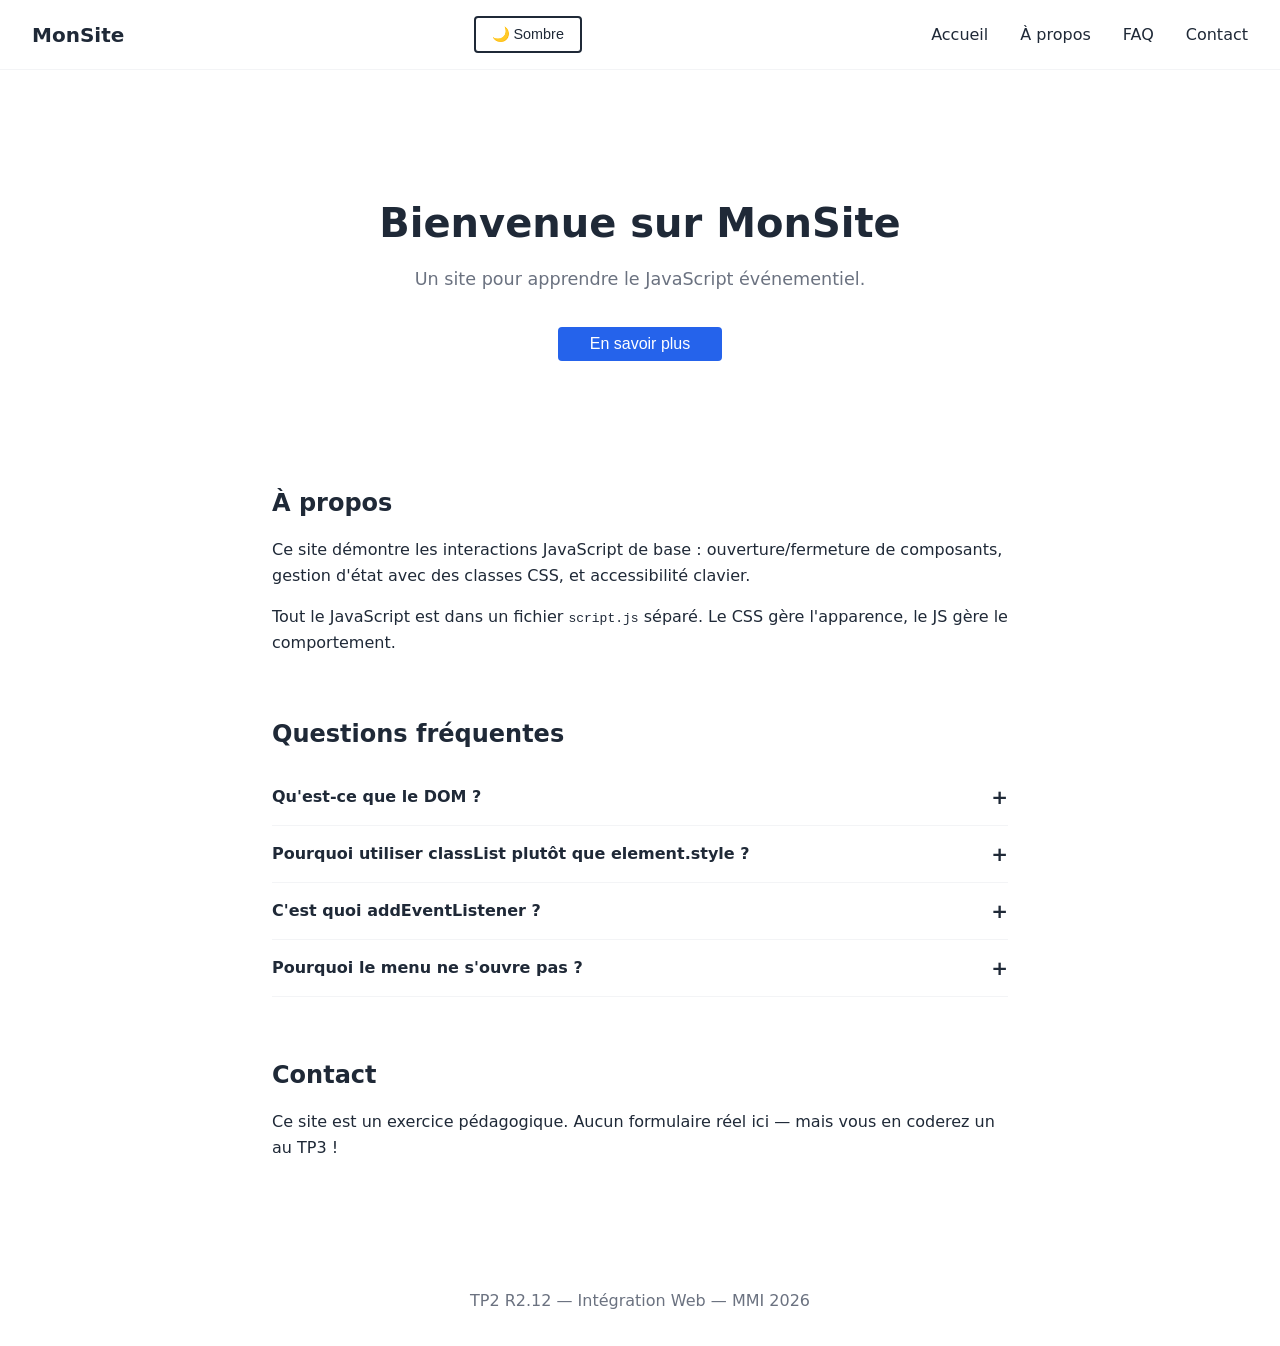
<file: TP2/index.html>
<!DOCTYPE html>
<html lang="fr">
<head>
  <meta charset="UTF-8">
  <meta name="viewport" content="width=device-width, initial-scale=1.0">
  <title>TP2 — JavaScript événementiel</title>
  <style>
    /* ================================
       VARIABLES
       ================================ */
    :root {
      --color-primary: #2563eb;
      --color-text: #1f2937;
      --color-text-light: #6b7280;
      --color-bg: #ffffff;
      --color-bg-alt: #f3f4f6;
      --color-overlay: rgba(0, 0, 0, 0.5);
      --font-base: system-ui, -apple-system, sans-serif;
      --space-sm: 0.5rem;
      --space-md: 1rem;
      --space-lg: 2rem;
      --space-xl: 4rem;
    }

    /* ================================
       THÈME SOMBRE (bonus)
       ================================ */
    .dark {
      --color-primary: #60a5fa;
      --color-text: #e5e7eb;
      --color-text-light: #9ca3af;
      --color-bg: #111827;
      --color-bg-alt: #1f2937;
      --color-overlay: rgba(0, 0, 0, 0.7);
    }

    /* ================================
       BASE
       ================================ */
    *, *::before, *::after {
      box-sizing: border-box;
    }

    body {
      font-family: var(--font-base);
      line-height: 1.6;
      color: var(--color-text);
      background-color: var(--color-bg);
      margin: 0;
      transition: background-color 0.3s, color 0.3s;
    }

    h1, h2, h3 { line-height: 1.2; }

    a {
      color: var(--color-primary);
      text-decoration: none;
    }

    a:hover { text-decoration: underline; }

    /* ================================
       HEADER + NAVIGATION
       ================================ */
    header {
      display: flex;
      justify-content: space-between;
      align-items: center;
      padding: var(--space-md) var(--space-lg);
      border-bottom: 1px solid var(--color-bg-alt);
    }

    .logo {
      font-weight: bold;
      font-size: 1.25rem;
      color: var(--color-text);
      text-decoration: none;
    }

    .header-right {
      display: flex;
      align-items: center;
      gap: var(--space-md);
    }

    /* Bouton menu burger */
    .menu-btn {
      display: none;
      background: none;
      border: 2px solid var(--color-text);
      border-radius: 0.25rem;
      color: var(--color-text);
      font-size: 1.25rem;
      padding: var(--space-sm);
      cursor: pointer;
      line-height: 1;
    }

    /* Bouton thème */
    #theme-toggle {
      background: none;
      border: 2px solid var(--color-text);
      border-radius: 0.25rem;
      color: var(--color-text);
      padding: var(--space-sm) var(--space-md);
      cursor: pointer;
      font-size: 0.9rem;
    }

    /* Navigation */
    .menu ul {
      display: flex;
      gap: var(--space-lg);
      list-style: none;
      padding: 0;
      margin: 0;
    }

    .menu a {
      color: var(--color-text);
      font-weight: 500;
    }

    /* Mobile : menu caché par défaut */
    @media (max-width: 640px) {
      .menu-btn {
        display: block;
      }

      .menu {
        display: none;
        position: absolute;
        top: 100%;
        left: 0;
        right: 0;
        background: var(--color-bg);
        border-bottom: 1px solid var(--color-bg-alt);
        padding: var(--space-md) var(--space-lg);
        z-index: 10;
      }

      .menu.is-open {
        display: block;
      }

      .menu ul {
        flex-direction: column;
        gap: var(--space-md);
      }

      header {
        position: relative;
      }
    }

    /* ================================
       MAIN
       ================================ */
    main {
      max-width: 800px;
      margin: 0 auto;
      padding: var(--space-lg);
    }

    section {
      margin-bottom: var(--space-xl);
    }

    /* ================================
       HERO
       ================================ */
    .hero {
      text-align: center;
      padding: var(--space-xl) 0;
    }

    .hero h1 {
      font-size: 2.5rem;
      margin-bottom: var(--space-sm);
    }

    .hero p {
      color: var(--color-text-light);
      font-size: 1.1rem;
    }

    /* ================================
       BOUTON MODALE
       ================================ */
    .modal-open {
      background-color: var(--color-primary);
      color: white;
      border: none;
      padding: var(--space-sm) var(--space-lg);
      border-radius: 0.25rem;
      font-size: 1rem;
      cursor: pointer;
      margin-top: var(--space-md);
    }

    .modal-open:hover {
      opacity: 0.9;
    }

    /* ================================
       MODALE
       ================================ */
    .modal {
      display: none;
      position: fixed;
      top: 0;
      left: 0;
      width: 100%;
      height: 100%;
      background: var(--color-overlay);
      z-index: 100;
      justify-content: center;
      align-items: center;
    }

    .modal.is-visible {
      display: flex;
    }

    .modal-content {
      background: var(--color-bg);
      border-radius: 0.5rem;
      padding: var(--space-lg);
      max-width: 500px;
      width: 90%;
      position: relative;
    }

    .modal-content h2 {
      margin-top: 0;
    }

    .modal-close {
      position: absolute;
      top: var(--space-md);
      right: var(--space-md);
      background: none;
      border: none;
      font-size: 1.5rem;
      cursor: pointer;
      color: var(--color-text);
      line-height: 1;
    }

    /* ================================
       ACCORDÉON FAQ
       ================================ */
    .faq-item {
      border-bottom: 1px solid var(--color-bg-alt);
    }

    .faq-question {
      width: 100%;
      background: none;
      border: none;
      text-align: left;
      padding: var(--space-md) 0;
      font-size: 1rem;
      font-weight: 600;
      color: var(--color-text);
      cursor: pointer;
      display: flex;
      justify-content: space-between;
      align-items: center;
      font-family: var(--font-base);
    }

    .faq-question::after {
      content: '+';
      font-size: 1.25rem;
      transition: transform 0.2s;
    }

    .faq-answer {
      display: none;
      padding: 0 0 var(--space-md) 0;
      color: var(--color-text-light);
    }

    .faq-answer.is-visible {
      display: block;
    }

    /* ================================
       FOCUS VISIBLE
       ================================ */
    :focus-visible {
      outline: 2px solid var(--color-primary);
      outline-offset: 2px;
    }
  </style>
</head>
<body>

  <!-- ================================
       HEADER + NAVIGATION
       ================================ -->
  <header>
    <a href="#" class="logo">MonSite</a>
    <div class="header-right">
      <button id="theme-toggle">🌙 Sombre</button>
      <button class="menu-btn" aria-expanded="false">☰</button>
    </div>
    <nav class="menu">
      <ul>
        <li><a href="#accueil">Accueil</a></li>
        <li><a href="#apropos">À propos</a></li>
        <li><a href="#faq">FAQ</a></li>
        <li><a href="#contact">Contact</a></li>
      </ul>
    </nav>
  </header>

  <main>

    <!-- ================================
         HERO + BOUTON MODALE
         ================================ -->
    <section id="accueil" class="hero">
      <h1>Bienvenue sur MonSite</h1>
      <p>Un site pour apprendre le JavaScript événementiel.</p>
      <button class="modal-open">En savoir plus</button>
    </section>

    <!-- ================================
         MODALE
         ================================ -->
    <div class="modal" aria-hidden="true">
      <div class="modal-content">
        <button class="modal-close">✕</button>
        <h2>À propos de ce site</h2>
        <p>Ce site est un exercice du TP2 R2.12. Il sert de support pour apprendre à manipuler le DOM avec JavaScript.</p>
        <p>Vous allez coder le menu burger, cette modale, et l'accordéon FAQ en JavaScript pur.</p>
      </div>
    </div>

    <!-- ================================
         SECTION À PROPOS
         ================================ -->
    <section id="apropos">
      <h2>À propos</h2>
      <p>Ce site démontre les interactions JavaScript de base : ouverture/fermeture de composants, gestion d'état avec des classes CSS, et accessibilité clavier.</p>
      <p>Tout le JavaScript est dans un fichier <code>script.js</code> séparé. Le CSS gère l'apparence, le JS gère le comportement.</p>
    </section>

    <!-- ================================
         ACCORDÉON FAQ
         ================================ -->
    <section id="faq">
      <h2>Questions fréquentes</h2>

      <div class="faq-item">
        <button class="faq-question">Qu'est-ce que le DOM ?</button>
        <div class="faq-answer">
          <p>Le DOM (Document Object Model) est la représentation de la page Web en mémoire. JavaScript peut le lire et le modifier pour créer des interactions.</p>
        </div>
      </div>

      <div class="faq-item">
        <button class="faq-question">Pourquoi utiliser classList plutôt que element.style ?</button>
        <div class="faq-answer">
          <p>Parce que le JavaScript gère le comportement et le CSS gère l'apparence. En utilisant classList, on garde chaque responsabilité à sa place.</p>
        </div>
      </div>

      <div class="faq-item">
        <button class="faq-question">C'est quoi addEventListener ?</button>
        <div class="faq-answer">
          <p>C'est la méthode qui permet de dire au navigateur : "quand tel événement arrive sur cet élément, exécute ce code". C'est le cœur du JavaScript événementiel.</p>
        </div>
      </div>

      <div class="faq-item">
        <button class="faq-question">Pourquoi le menu ne s'ouvre pas ?</button>
        <div class="faq-answer">
          <p>Probablement parce que le fichier script.js n'est pas encore lié, ou parce que le JavaScript n'est pas encore écrit. C'est votre mission !</p>
        </div>
      </div>
    </section>

    <!-- ================================
         CONTACT
         ================================ -->
    <section id="contact">
      <h2>Contact</h2>
      <p>Ce site est un exercice pédagogique. Aucun formulaire réel ici — mais vous en coderez un au TP3 !</p>
    </section>

  </main>

  <footer>
    <p style="text-align: center; padding: 1rem; color: var(--color-text-light);">TP2 R2.12 — Intégration Web — MMI 2026</p>
  </footer>

  <!-- ================================
       JAVASCRIPT : à vous de jouer !
       Créez un fichier script.js et liez-le ici.
       ================================ -->
  <script src="script.js"></script> 

</body>
</html>
</file>
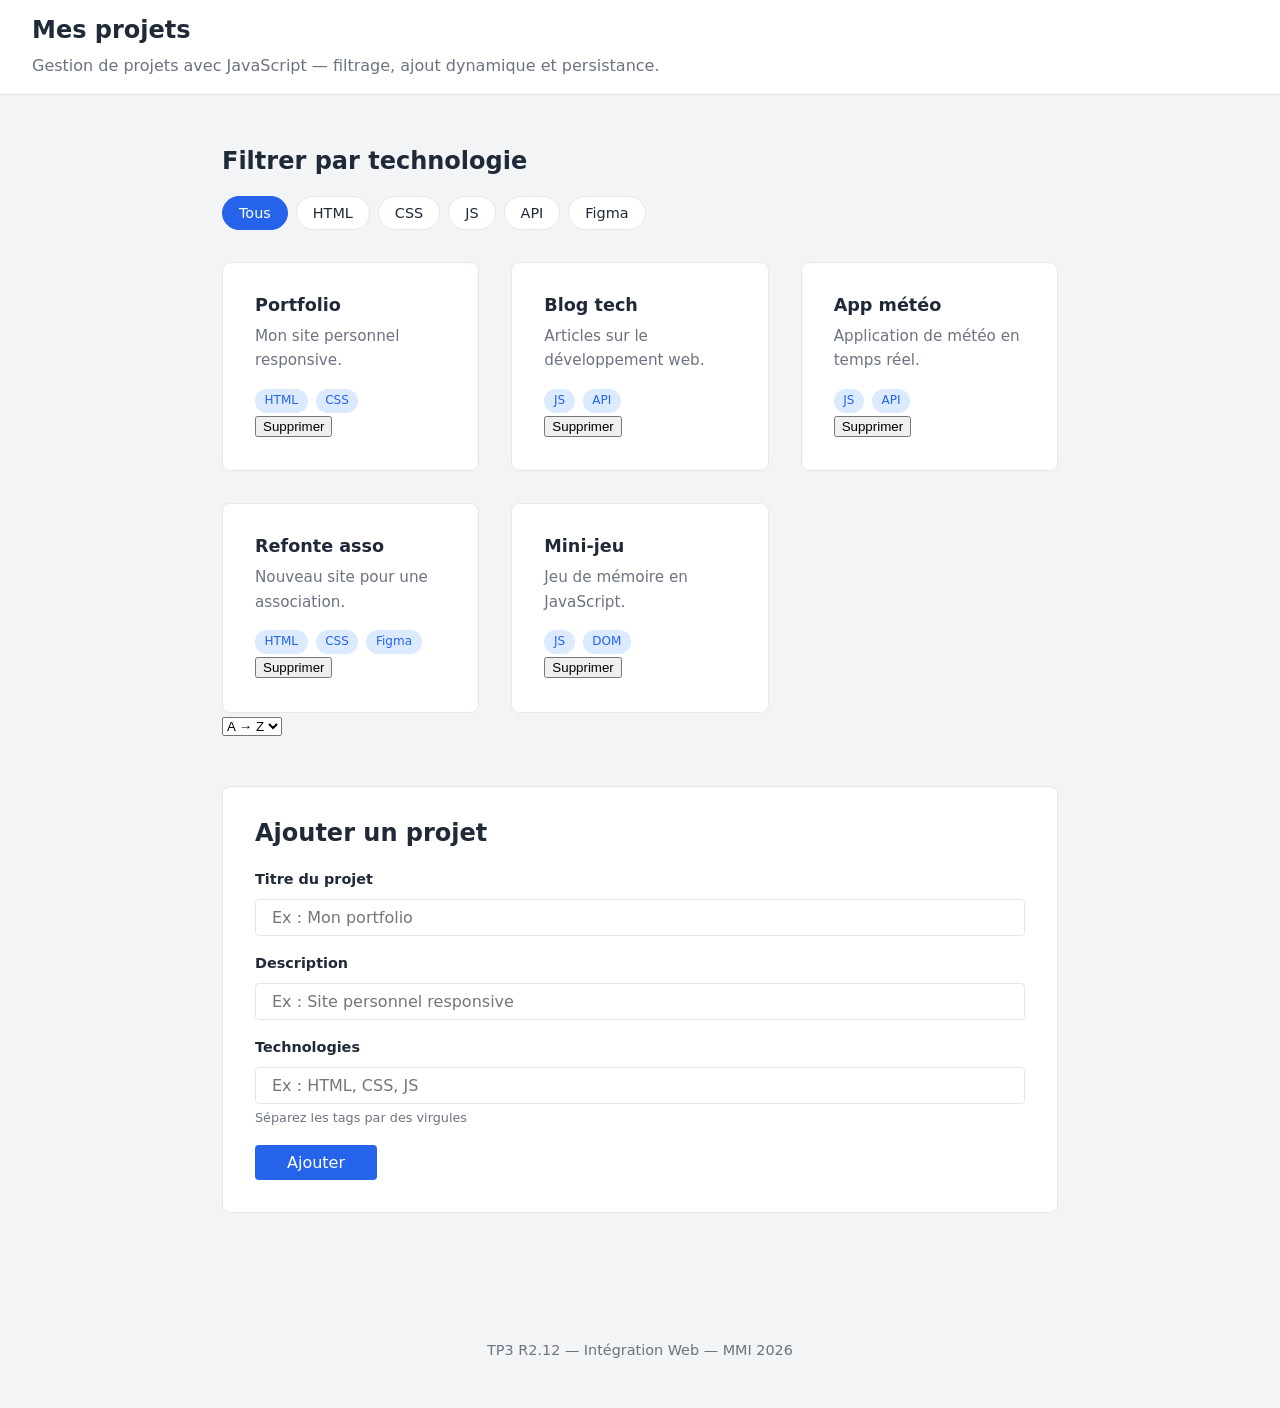
<file: TP3/index.html>
<!doctype html>
<html lang="fr">
  <head>
    <meta charset="UTF-8" />
    <meta name="viewport" content="width=device-width, initial-scale=1.0" />
    <title>TP3 — JavaScript + données</title>
    <style>
      /* ================================
       VARIABLES
       ================================ */
      :root {
        --color-primary: #2563eb;
        --color-primary-light: #dbeafe;
        --color-text: #1f2937;
        --color-text-light: #6b7280;
        --color-bg: #ffffff;
        --color-bg-alt: #f3f4f6;
        --color-border: #e5e7eb;
        --color-error: #dc2626;
        --color-success: #059669;
        --font-base: system-ui, -apple-system, sans-serif;
        --space-sm: 0.5rem;
        --space-md: 1rem;
        --space-lg: 2rem;
        --space-xl: 3rem;
        --radius: 0.5rem;
      }

      /* ================================
       BASE
       ================================ */
      *,
      *::before,
      *::after {
        box-sizing: border-box;
      }

      body {
        font-family: var(--font-base);
        line-height: 1.6;
        color: var(--color-text);
        background-color: var(--color-bg-alt);
        margin: 0;
      }

      h1,
      h2,
      h3 {
        line-height: 1.2;
      }

      /* ================================
       LAYOUT
       ================================ */
      header {
        background: var(--color-bg);
        border-bottom: 1px solid var(--color-border);
        padding: var(--space-md) var(--space-lg);
      }

      header h1 {
        margin: 0;
        font-size: 1.5rem;
      }

      header p {
        margin: var(--space-sm) 0 0;
        color: var(--color-text-light);
      }

      main {
        max-width: 900px;
        margin: 0 auto;
        padding: var(--space-lg);
      }

      section {
        margin-bottom: var(--space-xl);
      }

      /* ================================
       FILTRES
       ================================ */
      .filtres {
        display: flex;
        flex-wrap: wrap;
        gap: var(--space-sm);
        margin-bottom: var(--space-lg);
      }

      .filtre {
        background: var(--color-bg);
        border: 1px solid var(--color-border);
        border-radius: 2rem;
        padding: var(--space-sm) var(--space-md);
        font-size: 0.9rem;
        cursor: pointer;
        color: var(--color-text);
        font-family: var(--font-base);
        transition:
          background-color 0.2s,
          border-color 0.2s;
      }

      .filtre:hover {
        border-color: var(--color-primary);
      }

      .filtre.active {
        background-color: var(--color-primary);
        color: white;
        border-color: var(--color-primary);
      }

      /* ================================
       GRILLE DE PROJETS
       ================================ */
      #projets-liste {
        display: grid;
        grid-template-columns: repeat(auto-fit, minmax(250px, 1fr));
        gap: var(--space-lg);
        min-height: 100px;
      }

      /* Style des cartes (générées en JS) */
      .carte {
        background: var(--color-bg);
        border: 1px solid var(--color-border);
        border-radius: var(--radius);
        padding: var(--space-lg);
        transition:
          transform 0.2s,
          box-shadow 0.2s;
      }

      .carte:hover {
        transform: translateY(-2px);
        box-shadow: 0 4px 12px rgba(0, 0, 0, 0.08);
      }

      .carte h3 {
        margin: 0 0 var(--space-sm);
        font-size: 1.1rem;
      }

      .carte p {
        margin: 0 0 var(--space-md);
        color: var(--color-text-light);
        font-size: 0.95rem;
      }

      .tags {
        display: flex;
        flex-wrap: wrap;
        gap: var(--space-sm);
      }

      .tag {
        display: inline-block;
        font-size: 0.75rem;
        background: var(--color-primary-light);
        color: var(--color-primary);
        padding: 0.15rem 0.6rem;
        border-radius: 1rem;
        font-weight: 500;
      }

      /* ================================
       MESSAGES D'ÉTAT
       ================================ */
      .loading {
        text-align: center;
        color: var(--color-text-light);
        padding: var(--space-xl);
        grid-column: 1 / -1;
      }

      .error {
        text-align: center;
        color: var(--color-error);
        padding: var(--space-xl);
        grid-column: 1 / -1;
      }

      .vide {
        text-align: center;
        color: var(--color-text-light);
        padding: var(--space-xl);
        grid-column: 1 / -1;
      }

      /* ================================
       FORMULAIRE D'AJOUT
       ================================ */
      #form-ajout {
        background: var(--color-bg);
        border: 1px solid var(--color-border);
        border-radius: var(--radius);
        padding: var(--space-lg);
      }

      #form-ajout h2 {
        margin-top: 0;
      }

      .form-group {
        margin-bottom: var(--space-md);
      }

      .form-group label {
        display: block;
        font-weight: 600;
        margin-bottom: var(--space-sm);
        font-size: 0.9rem;
      }

      .form-group input {
        width: 100%;
        padding: var(--space-sm) var(--space-md);
        border: 1px solid var(--color-border);
        border-radius: 0.25rem;
        font-size: 1rem;
        font-family: var(--font-base);
        color: var(--color-text);
        background: var(--color-bg);
      }

      .form-group input:focus {
        outline: 2px solid var(--color-primary);
        outline-offset: 1px;
        border-color: var(--color-primary);
      }

      .form-group small {
        display: block;
        margin-top: 0.25rem;
        color: var(--color-text-light);
        font-size: 0.8rem;
      }

      #form-ajout button[type="submit"] {
        background-color: var(--color-primary);
        color: white;
        border: none;
        padding: var(--space-sm) var(--space-lg);
        border-radius: 0.25rem;
        font-size: 1rem;
        cursor: pointer;
        font-family: var(--font-base);
      }

      #form-ajout button[type="submit"]:hover {
        opacity: 0.9;
      }

      /* ================================
       COMPTEUR
       ================================ */
      .compteur {
        text-align: right;
        color: var(--color-text-light);
        font-size: 0.9rem;
        margin-bottom: var(--space-sm);
      }

      /* ================================
       FOOTER
       ================================ */
      footer {
        text-align: center;
        padding: var(--space-lg);
        color: var(--color-text-light);
        font-size: 0.9rem;
      }

      /* ================================
       FOCUS VISIBLE
       ================================ */
      :focus-visible {
        outline: 2px solid var(--color-primary);
        outline-offset: 2px;
      }

      /* ================================
       RESPONSIVE
       ================================ */
      @media (max-width: 600px) {
        main {
          padding: var(--space-md);
        }

        #projets-liste {
          grid-template-columns: 1fr;
        }
      }
    </style>
  </head>
  <body>
    <!-- ================================
       HEADER
       ================================ -->
    <header>
      <h1>Mes projets</h1>
      <p>
        Gestion de projets avec JavaScript — filtrage, ajout dynamique et
        persistance.
      </p>
    </header>

    <main>
      <!-- ================================
         FILTRES
         ================================ -->
      <section>
        <h2>Filtrer par technologie</h2>
        <div class="filtres">
          <button class="filtre active" data-tag="tous">Tous</button>
          <button class="filtre" data-tag="HTML">HTML</button>
          <button class="filtre" data-tag="CSS">CSS</button>
          <button class="filtre" data-tag="JS">JS</button>
          <button class="filtre" data-tag="API">API</button>
          <button class="filtre" data-tag="Figma">Figma</button>
        </div>

        <!-- Compteur de résultats -->
        <p class="compteur" aria-live="polite"></p>

        <!-- Conteneur des cartes (généré en JS) -->
        <div id="projets-liste">
          <p class="vide">Chargement des projets...</p>
        </div>

        <select id="tri">
          <option value="az">A → Z</option>
          <option value="za">Z → A</option>
        </select>
      </section>

      <!-- ================================
         FORMULAIRE D'AJOUT
         ================================ -->
      <section>
        <form id="form-ajout">
          <h2>Ajouter un projet</h2>

          <div class="form-group">
            <label for="input-titre">Titre du projet</label>
            <input
              type="text"
              id="input-titre"
              placeholder="Ex : Mon portfolio"
              required
            />
          </div>

          <div class="form-group">
            <label for="input-desc">Description</label>
            <input
              type="text"
              id="input-desc"
              placeholder="Ex : Site personnel responsive"
              required
            />
          </div>

          <div class="form-group">
            <label for="input-tags">Technologies</label>
            <input
              type="text"
              id="input-tags"
              placeholder="Ex : HTML, CSS, JS"
            />
            <small>Séparez les tags par des virgules</small>
          </div>

          <button type="submit">Ajouter</button>
        </form>
      </section>
    </main>

    <footer>
      <p>TP3 R2.12 — Intégration Web — MMI 2026</p>
    </footer>

    <!-- ================================
       JAVASCRIPT : à vous de jouer !
       Créez un fichier script.js et liez-le ici.
       ================================ -->
    <!-- <script src="script.js"></script> -->
    <script src="script.js"></script>
  </body>
</html>
</file>
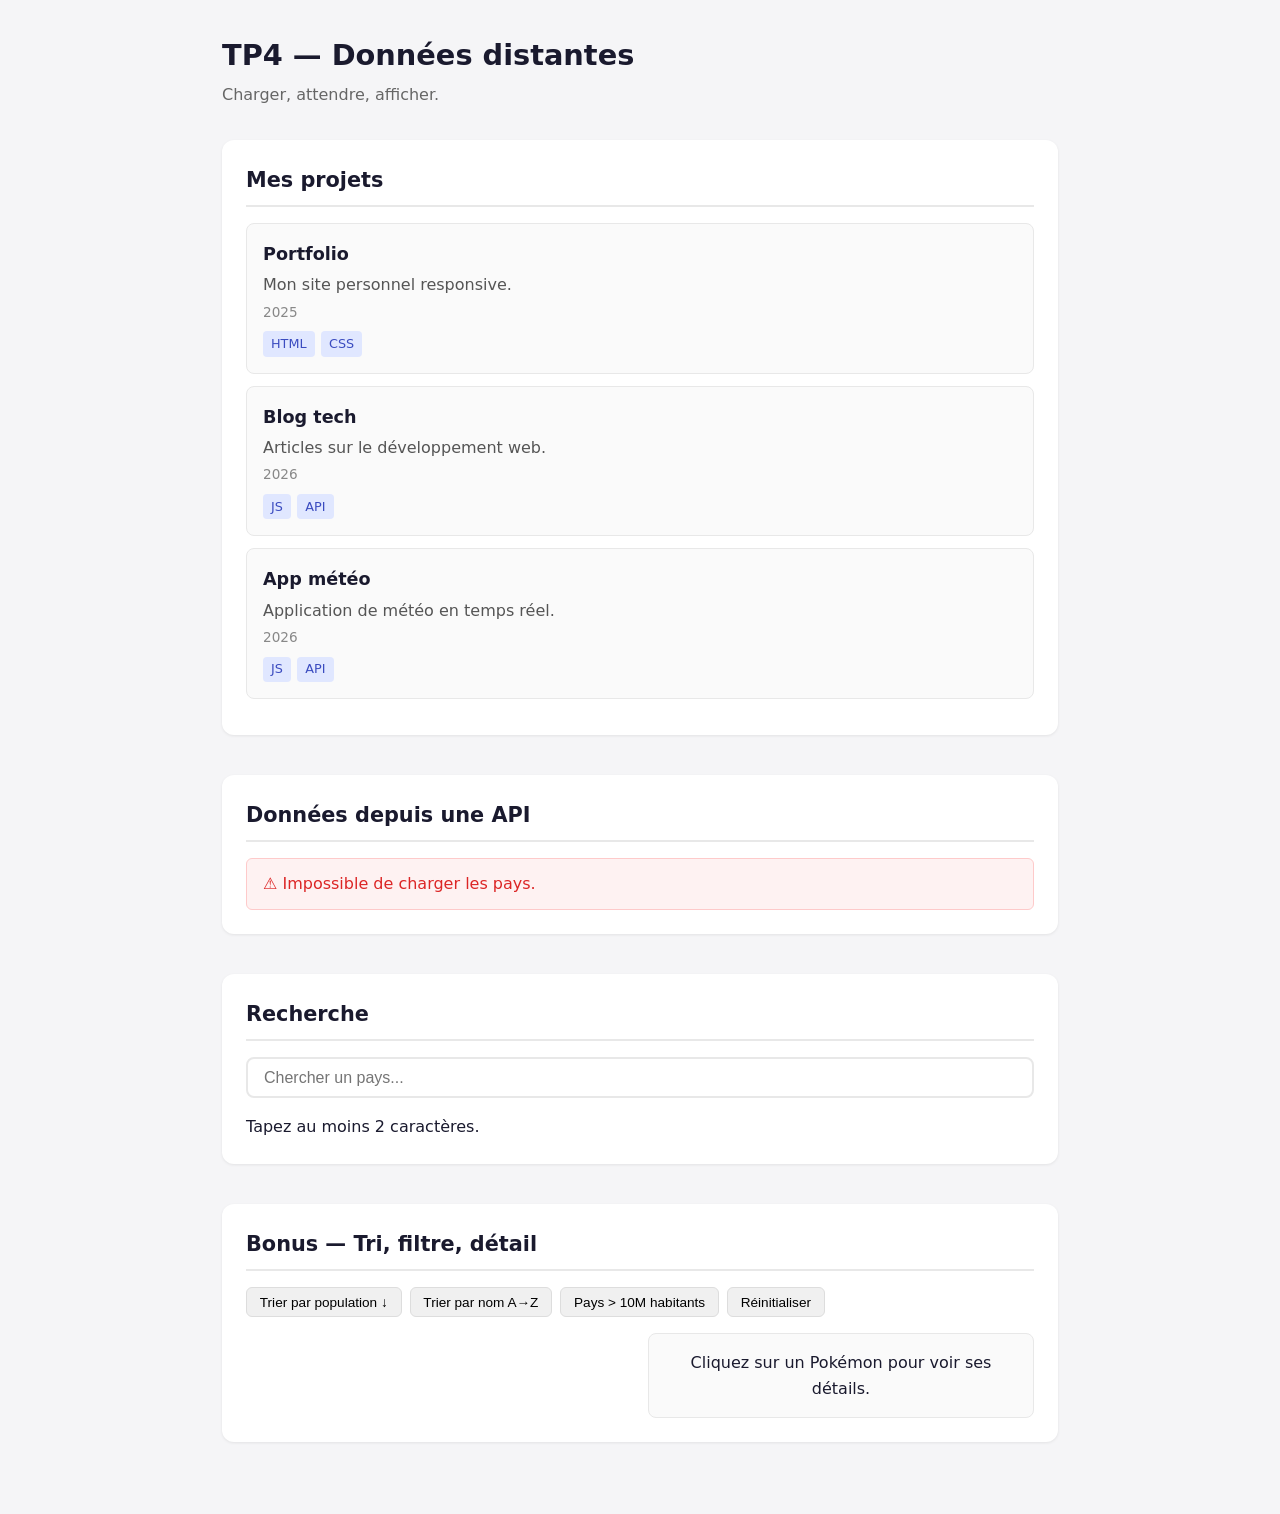
<file: TP4/index.html>
<!DOCTYPE html>
<html lang="fr">
<head>
  <meta charset="UTF-8">
  <meta name="viewport" content="width=device-width, initial-scale=1.0">
  <title>TP4 — Fetch & API</title>
  <link rel="stylesheet" href="style.css">
</head>
<body>

  <header>
    <h1>TP4 — Données distantes</h1>
    <p>Charger, attendre, afficher.</p>
  </header>

  <main>

    <!-- ============================================
         TEMPS 1 — JSON local
         Exercices 1.1 à 1.3
         ============================================ -->
    <section id="section-projets">
      <h2>Mes projets</h2>
      <div id="projets-liste" aria-live="polite">
        <p>Les projets s'afficheront ici.</p>
      </div>
    </section>

    <!-- ============================================
         TEMPS 2 — API distante
         Exercices 2.1 à 2.3
         ============================================ -->
    <section id="section-api">
      <h2>Données depuis une API</h2>
      <div id="api-liste" aria-live="polite">
        <p>Les données de l'API s'afficheront ici.</p>
      </div>
    </section>

    <!-- ============================================
         TEMPS 3 — Recherche + API
         Exercices 3.1 et 3.2
         ============================================ -->
    <section id="section-recherche">
      <h2>Recherche</h2>
      <input type="search" id="recherche" placeholder="Chercher un pays...">
      <div id="recherche-resultats" aria-live="polite">
        <p>Tapez au moins 2 caractères.</p>
      </div>
    </section>

    <!-- ============================================
         TEMPS 4 — Aller plus loin (bonus)
         Exercices 4.1 à 4.3
         ============================================ -->
    <section id="section-bonus">
      <h2>Bonus — Tri, filtre, détail</h2>

      <!-- 4.1 — Contrôles de tri/filtre -->
      <div id="controles">
        <button id="tri-pop">Trier par population ↓</button>
        <button id="tri-nom">Trier par nom A→Z</button>
        <button id="filtre-grand">Pays > 10M habitants</button>
        <button id="reinitialiser">Réinitialiser</button>
      </div>

      <!-- 4.2 — Liste + Détail Pokémon -->
      <div id="pokemon">
        <div id="liste-pokemon"></div>
        <div id="detail-pokemon">
          <p>Cliquez sur un Pokémon pour voir ses détails.</p>
        </div>
      </div>
    </section>

  </main>

  <script src="script.js"></script>
</body>
</html>
</file>
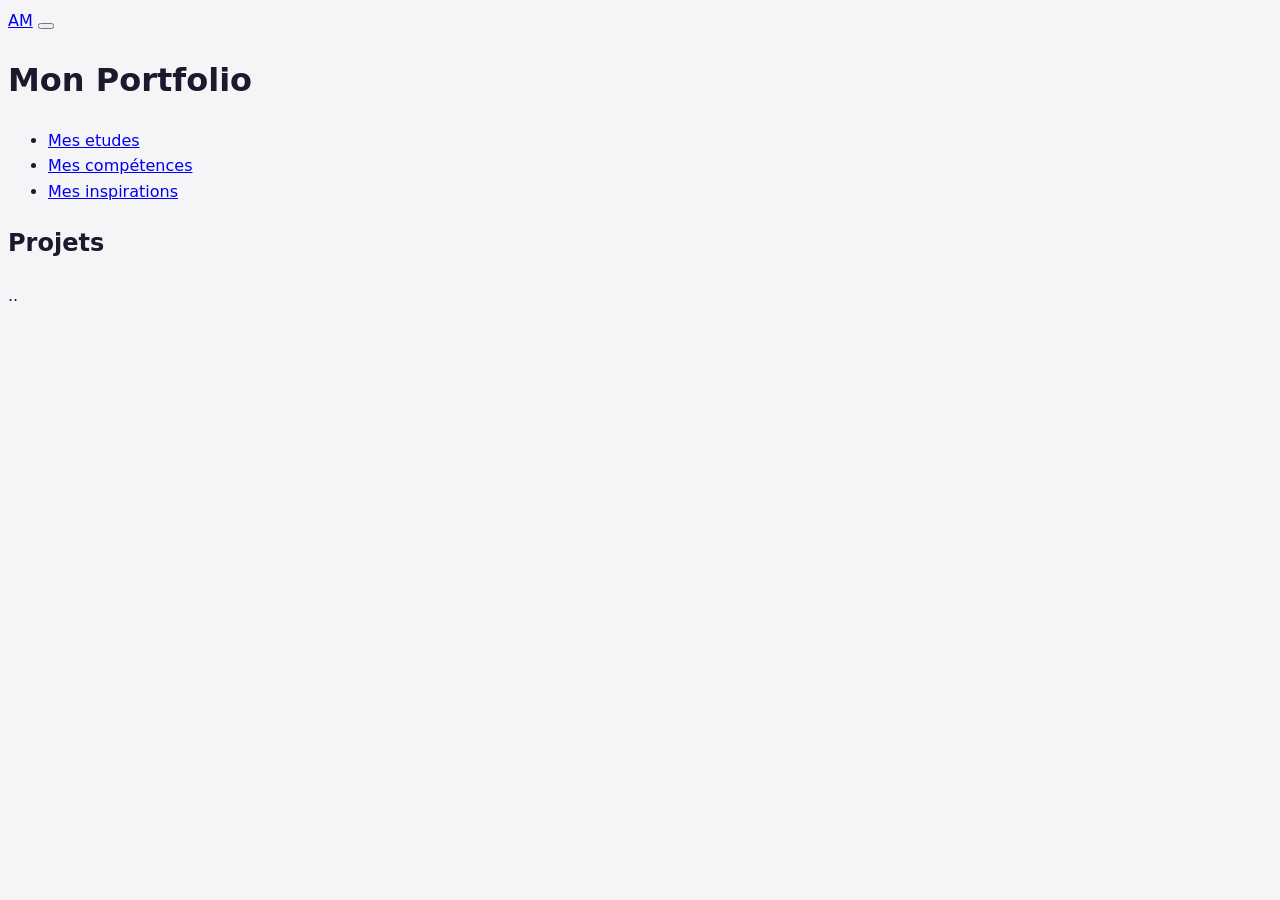
<file: TP5/index.html>
<!doctype html>
<html lang="fr">
  <head>
    <meta charset="UTF-8" />
    <meta name="viewport" content="width=device-width, initial-scale=1.0" />
    <title>Mon projet</title>
    <link rel="stylesheet" href="style.css" />
  </head>
  <body>
    <header>
      <a href="#" class="logo">AM</a>
      <button
        class="burger"
        id="burgerBtn"
        aria-label="Ouvrir le menu"
        aria-expanded="false"
        aria-controls="mainNav"
      >
        <span class="burger-bar"></span>
        <span class="burger-bar"></span>
        <span class="burger-bar"></span>
      </button>
      <h1>Mon Portfolio</h1>
      <nav id="mainNav" class="nav-menu" aria-hidden="true">
        <ul>
          <li><a href="#projets">Mes etudes</a></li>
          <li><a href="#compétences">Mes compétences</a></li>
          <li><a href="#inspirations"> Mes inspirations</a></li>
        </ul>
      </nav>
    </header>
    <main>
      <section id="projets">
        <h2>Projets</h2>

        <!-- contenu -->
      </section>
    </main>
    <footer>..</footer>
  </body>
</html>
</file>
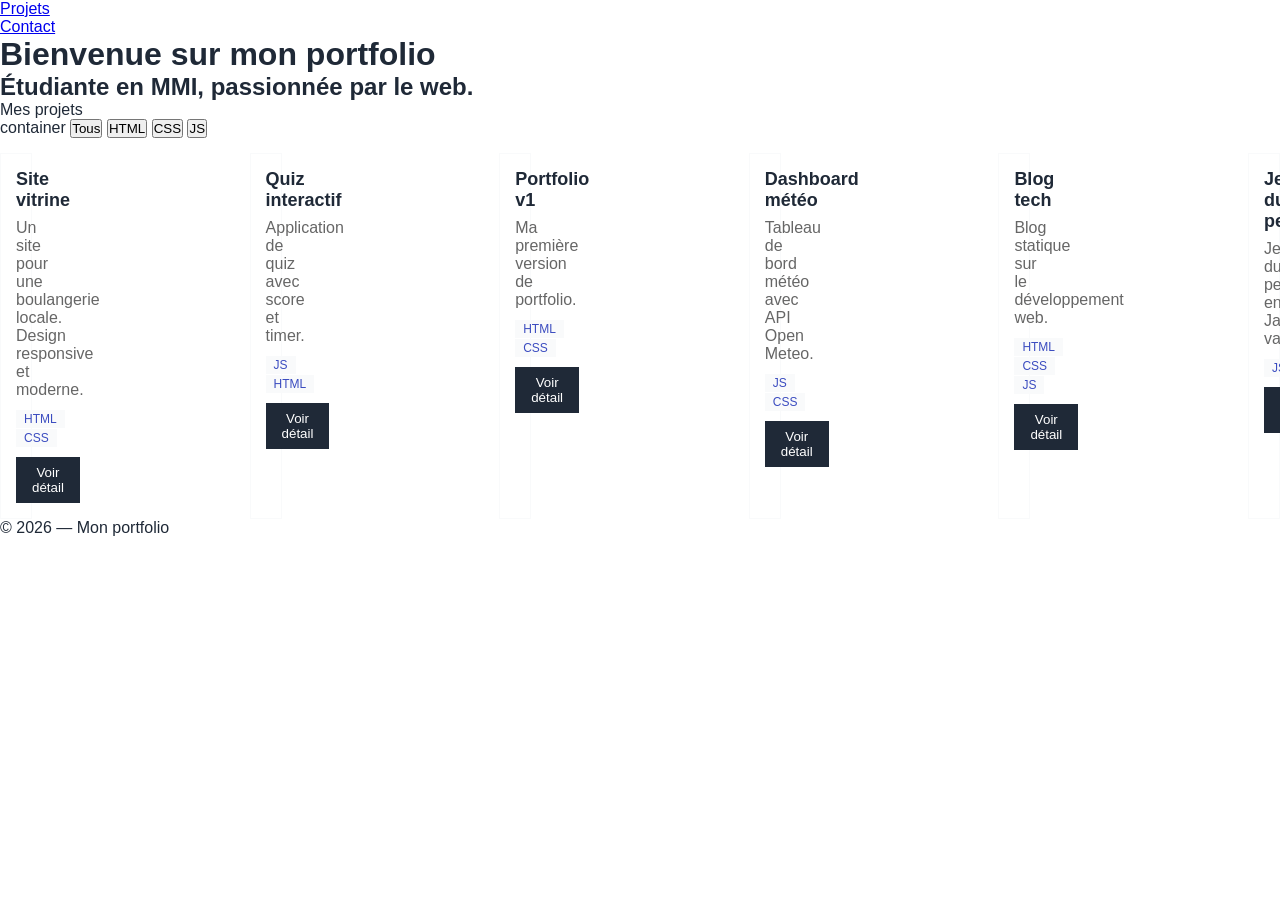
<file: TP5/page-cassee-corrigee.html>
<!doctype html>
<html>
  <head>
    <meta charset="UTF-8" />
    <meta name="viewport" content="width=device-width, initial-scale=1.0" />
    <title>Mon super site</title>
    <style>
          /* ============================
             PROBLÈMES CSS À TROUVER :
             - styles dans le HTML (pas de fichier externe)
             - !important
             - sélecteurs trop spécifiques
             - hauteurs fixes
             - pas de variables CSS
             - pas de responsive
             - pas de transitions
             ============================ */

             :root {
        /* Couleurs */
        --color-primary: white;
        --color-text: #1f2937;
        --color-secondary: #3b4cc0;
        --color-troisieme: #666;
        --color-bg: #1a1a2e;
        --color-bg-alt: #f9fafb;

        /* Espacements */
        --space-sm: 0.5rem;
        --space-md: 1rem;
        --space-lg: 2rem;
        --space-xl: 4rem;

          * { margin: 0; padding: 0; box-sizing: border-box; }

          body {
            font-family: Arial;
            color: var(--color-text);
          }

          .header {
            background: var(--color-bg);
            color: var(--color-primary);
            padding: 15px 20px;
            display: flex;
            justify-content: space-between;
            align-items: center;
          }

          .header .titre {
            font-size: 24px;
            font-weight: bold;
          }

          .header .nav ul {
            display: flex;
            list-style: none;
            gap: 20px;
          }

          .nav ul li a {
            color: var(--color-bg-alt);
            text-decoration: none;
          }

          .intro {
            padding: 40px 20px;
            text-align: center;
            background: var(--color-bg-alt);
          }
      /* Faudra changer ici et en haut */
          .intro-titre {
            font-size: 32px;
            font-weight: bold;
            margin-bottom: 10px;
          }

          .section {
            padding: 20px;
          }
      /* jai changer ici */
          .section .titre {
            font-size: 22px;
            font-weight: bold;
            margin-bottom: 15px;
          }

          .filtres-container {
            margin-bottom: 15px;
          }

          .filtres-container span {
            display: inline-block;
            padding: 5px 12px;
            margin-right: 8px;
            background: var(--color-bg-alt);
            cursor: pointer;
          }

          .filtres-container span.actif {
            background: var(--color-bg); /* ajoutez var CSS */
            color: var(--color-primary) ;
          }

          .grille-projets {
            display: flex;
            flex-wrap: wrap;
            gap: 15px;
          }

          .carte-projet {
            width: 100%;
            min-height: 300px;
            border: 1px solid var(--color-bg-alt);
            padding: 15px;
            background: var(--color-primary);
          }

          .carte-titre {
            font-size: 18px;
            font-weight: bold;
            margin-bottom: 8px;
          }

           .carte-description {
            color: #666;
            margin-bottom: 10px;
          }

          .carte-tags span {
            display: inline-block;
            padding: 2px 8px;
            background: var(--color-bg-alt);
            color: var(--color-secondary);
            font-size: 12px;
            margin-right: 4px;
          }

          .carte-bouton {
            display: inline-block;
            margin-top: 10px;
            padding: 8px 16px;
            background: var(--color-text);
            color: var(--color-primary);
            border: none;
            cursor: pointer;
          }

          button:focus,
          .carte-bouton:focus,
          .modale-fermer:focus,
          .filtres-container button:focus {
            outline: 3px solid var(--color-secondary);
            outline-offset: 3px;
          }

          .modale-overlay {
            display: none;
            position: fixed;
            top: 0; left: 0; right: 0; bottom: 0;
            background: var(--color-bg);
            z-index: 100;
          }

          .modale-overlay.open {
            display: block;
          }

          .modale-contenu {
            position: absolute;
            top: 50%; left: 50%;
            transform: translate(-50%, -50%);
            background: var(--color-primary);
            padding: 30px;
            width: 500px;
            max-height: 80vh;
            overflow-y: auto;
          }

          .modale-fermer {
            position: absolute;
            top: 10px; right: 15px;
            font-size: 24px;
            cursor: pointer;
            background: none;
            border: none;
          }

          .footer {
            background: #1a1a2e;
            color: white;
            text-align: center;
            padding: 20px;
            margin-top: 40px;
          }


        @media (min-width: 600px) {
            .grille-projets {
              justify-content: space-between;
            }

            .carte-projet {
              width: 48%;
            }
          }

          @media (min-width: 1000px) {
            .carte-projet {
              width: 10px;
            }
          }
    </style>
  </head>
  <body>
    <!-- PROBLÈME : pas de balises sémantiques, tout est en div -->
    <header>
      <title>Portfolio</title>
      <nav>
        <ul>
          <li><a href="#projets">Projets</a></li>
          <li><a href="#contact">Contact</a></li>
        </ul>
      </nav>
    </header>

    <main>
      <content>
        <intro>
          <h1>Bienvenue sur mon portfolio</h1>
          <h2>Étudiante en MMI, passionnée par le web.</h2>
        </intro>

        <div class="projets-section" id="projets">
          <div class="section-titre">Mes projets</div>

          <div class="filtres-container">
            container
            <button onclick="filtrer('tous')">Tous</button>
            <button onclick="filtrer('HTML')">HTML</button>
            <button onclick="filtrer('CSS')">CSS</button>
            <button onclick="filtrer('JS')">JS</button>
          </div>

          <div class="grille-projets" id="grille">
            <!-- Rempli par JS -->
          </div>
        </div>
      </content>
    </main>

    <!-- Modale -->
    <div class="modale-overlay" id="modale" aria-hidden="true">
      <div class="modale-contenu">
        <span class="modale-fermer" onclick="fermerModale()">×</span>
        <div id="modale-body"></div>
      </div>
    </div>

    <footer>
      <p>© 2026 — Mon portfolio</p>
    </footer>

    <script>
      // ============================
      // PROBLÈMES JS À TROUVER :
      // - onclick inline (pas addEventListener)
      // - getElementById au lieu de querySelector
      // - element.style au lieu de classList
      // - pas de gestion clavier (Escape, Tab)
      // - pas d'attributs aria
      // - données et affichage mélangés
      // ============================

      var projets = [
        {
          id: 1,
          titre: "Site vitrine",
          description:
            "Un site pour une boulangerie locale. Design responsive et moderne.",
          tags: ["HTML", "CSS"],
        },
        {
          id: 2,
          titre: "Quiz interactif",
          description: "Application de quiz avec score et timer.",
          tags: ["JS", "HTML"],
        },
        {
          id: 3,
          titre: "Portfolio v1",
          description: "Ma première version de portfolio.",
          tags: ["HTML", "CSS"],
        },
        {
          id: 4,
          titre: "Dashboard météo",
          description: "Tableau de bord météo avec API Open Meteo.",
          tags: ["JS", "CSS"],
        },
        {
          id: 5,
          titre: "Blog tech",
          description: "Blog statique sur le développement web.",
          tags: ["HTML", "CSS", "JS"],
        },
        {
          id: 6,
          titre: "Jeu du pendu",
          description: "Jeu du pendu en JavaScript vanilla.",
          tags: ["JS"],
        },
      ];

      function afficherProjets(liste) {
        var grille = document.getElementById("grille");
        grille.innerHTML = "";
        for (var i = 0; i < liste.length; i++) {
          var p = liste[i];
          var carte = document.createElement("div");
          carte.className = "carte-projet";
          carte.innerHTML =
            '<div class="carte-titre">' +
            p.titre +
            "</div>" +
            '<div class="carte-description">' +
            p.description +
            "</div>" +
            '<div class="carte-tags">' +
            p.tags
              .map(function (t) {
                return "<span>" + t + "</span>";
              })
              .join("") +
            "</div>" +
            '<button class="carte-bouton" onclick="ouvrirModale(' +
            p.id +
            ')"aria-expanded="false">Voir détail</button>';
          grille.appendChild(carte);
        }
      }

      function filtrer(tag) {
        // Gestion visuelle des filtres actifs
        var filtres = document.getElementById(".filtre");
        for (var i = 0; i < filtres.length; i++) {
          filtres[i].style.background = "#ddd";
          filtres[i].style.color = "#333";
        }
        event.target.style.background = "#1a1a2e";
        event.target.style.color = "white";

        if (tag === "tous") {
          afficherProjets(projets);
        } else {
          var filtres = projets.filter(function (p) {
            return p.tags.indexOf(tag) !== -1;
          });
          afficherProjets(filtres);
        }
      }

      function ouvrirModale(id) {
        var projet = null;
        for (var i = 0; i < projets.length; i++) {
          if (projets[i].id === id) {
            projet = projets[i];
            break;
          }
        }
        if (!projet) return;

        document.getElementById("modale-body").innerHTML =
          "<h2>" +
          projet.titre +
          "</h2>" +
          "<p>" +
          projet.description +
          "</p>" +
          "<p>Tags : " +
          projet.tags.join(", ") +
          "</p>";

        document.getElementById("modale").classList.add("open");
      }

      function fermerModale() {
        document.getElementById("modale").classList.remove("open");
      }

      afficherProjets(projets);
    </script>
  </body>
</html>
</file>
<file: TP4/style.css>
/* ===========================
   TP4 — Styles de départ
   =========================== */

* {
  margin: 0;
  padding: 0;
  box-sizing: border-box;
}

body {
  font-family: system-ui, -apple-system, sans-serif;
  line-height: 1.6;
  color: #1a1a2e;
  background-color: #f5f5f7;
  padding: 2rem;
  max-width: 900px;
  margin: 0 auto;
}

/* --- En-tête --- */

header {
  margin-bottom: 2rem;
}

header h1 {
  font-size: 1.8rem;
  margin-bottom: 0.25rem;
}

header p {
  color: #666;
}

/* --- Sections --- */

section {
  margin-bottom: 2.5rem;
  padding: 1.5rem;
  background: white;
  border-radius: 12px;
  box-shadow: 0 1px 3px rgba(0, 0, 0, 0.08);
}

section h2 {
  font-size: 1.3rem;
  margin-bottom: 1rem;
  padding-bottom: 0.5rem;
  border-bottom: 2px solid #e8e8e8;
}

/* --- Cartes --- */

.carte {
  padding: 1rem;
  margin-bottom: 0.75rem;
  background: #fafafa;
  border: 1px solid #e8e8e8;
  border-radius: 8px;
}

.carte h3 {
  font-size: 1.1rem;
  margin-bottom: 0.25rem;
}

.carte p {
  color: #555;
  margin-bottom: 0.25rem;
}

.carte .annee {
  font-size: 0.85rem;
  color: #888;
}

/* --- Tags --- */

.tags {
  display: flex;
  gap: 0.4rem;
  flex-wrap: wrap;
  margin-top: 0.5rem;
}

.tag {
  display: inline-block;
  padding: 0.15rem 0.5rem;
  background: #e0e7ff;
  color: #3b4cc0;
  border-radius: 4px;
  font-size: 0.8rem;
  font-weight: 500;
}

/* --- États : chargement, erreur --- */

.loading {
  color: #666;
  font-style: italic;
  padding: 1rem 0;
}

.loading::before {
  content: '⏳ ';
}

.error {
  color: #dc2626;
  background: #fef2f2;
  padding: 0.75rem 1rem;
  border-radius: 6px;
  border: 1px solid #fecaca;
}

.error::before {
  content: '⚠️ ';
}

/* --- Champ de recherche --- */

input[type="search"] {
  width: 100%;
  padding: 0.6rem 1rem;
  font-size: 1rem;
  border: 2px solid #e8e8e8;
  border-radius: 8px;
  margin-bottom: 1rem;
  outline: none;
  transition: border-color 0.2s;
}

input[type="search"]:focus {
  border-color: #3b4cc0;
}

/* --- Boutons de contrôle (bonus) --- */

#controles {
  display: flex;
  gap: 0.5rem;
  flex-wrap: wrap;
  margin-bottom: 1rem;
}

#controles button {
  padding: 0.4rem 0.8rem;
  font-size: 0.85rem;
  background: #f0f0f0;
  border: 1px solid #ddd;
  border-radius: 6px;
  cursor: pointer;
  transition: background-color 0.2s;
}

#controles button:hover {
  background: #e0e7ff;
}

/* --- Pokémon liste + détail (bonus) --- */

#pokemon {
  display: grid;
  grid-template-columns: 1fr 1fr;
  gap: 1rem;
  margin-top: 1rem;
}

#liste-pokemon {
  display: flex;
  flex-direction: column;
  gap: 0.3rem;
  max-height: 400px;
  overflow-y: auto;
}

#liste-pokemon button {
  text-align: left;
  padding: 0.4rem 0.6rem;
  background: #fafafa;
  border: 1px solid #e8e8e8;
  border-radius: 4px;
  cursor: pointer;
  text-transform: capitalize;
  transition: background-color 0.2s;
}

#liste-pokemon button:hover {
  background: #e0e7ff;
}

#detail-pokemon {
  padding: 1rem;
  background: #fafafa;
  border: 1px solid #e8e8e8;
  border-radius: 8px;
  text-align: center;
}

#detail-pokemon h2 {
  text-transform: capitalize;
  border: none;
  padding: 0;
}

#detail-pokemon img {
  width: 120px;
  height: 120px;
  image-rendering: pixelated;
}
</file>
<file: TP5/style.css>
:root {
  --color-primary: #3b4cc0;
  --color-bg: #f5f5f7;
  --spacing-md: 1rem;
  --radius: 8px;
}

/* Typographie d'abord */
body {
  font-family: system-ui, sans-serif;
  line-height: 1.6;
  max-width: 65ch;
  color: #1a1a2e;
  background: var(--color-bg);
}

/* Layout ensuite */
.projets-grille {
  display: grid;
  grid-template-columns: repeat(auto-fit, minmax(250px, 1fr));
  gap: var(--spacing-md);
}

@media (min-width: 600px) {
  .carte {
    width: 50%;
  }
  .section {
    display: flex;
    flex-wrap: wrap;
    gap: var(--spacing-md);
  }
}

a,
button {
  transition:
    color 0.2s,
    background-color 0.2s;
}

.carte {
  transition:
    transform 0.2s,
    box-shadow 0.2s;
}

.carte:hover {
  transform: translateY(-2px);
  box-shadow: 0 4px 12px rgba(0, 0, 0, 0.1);
}
</file>
